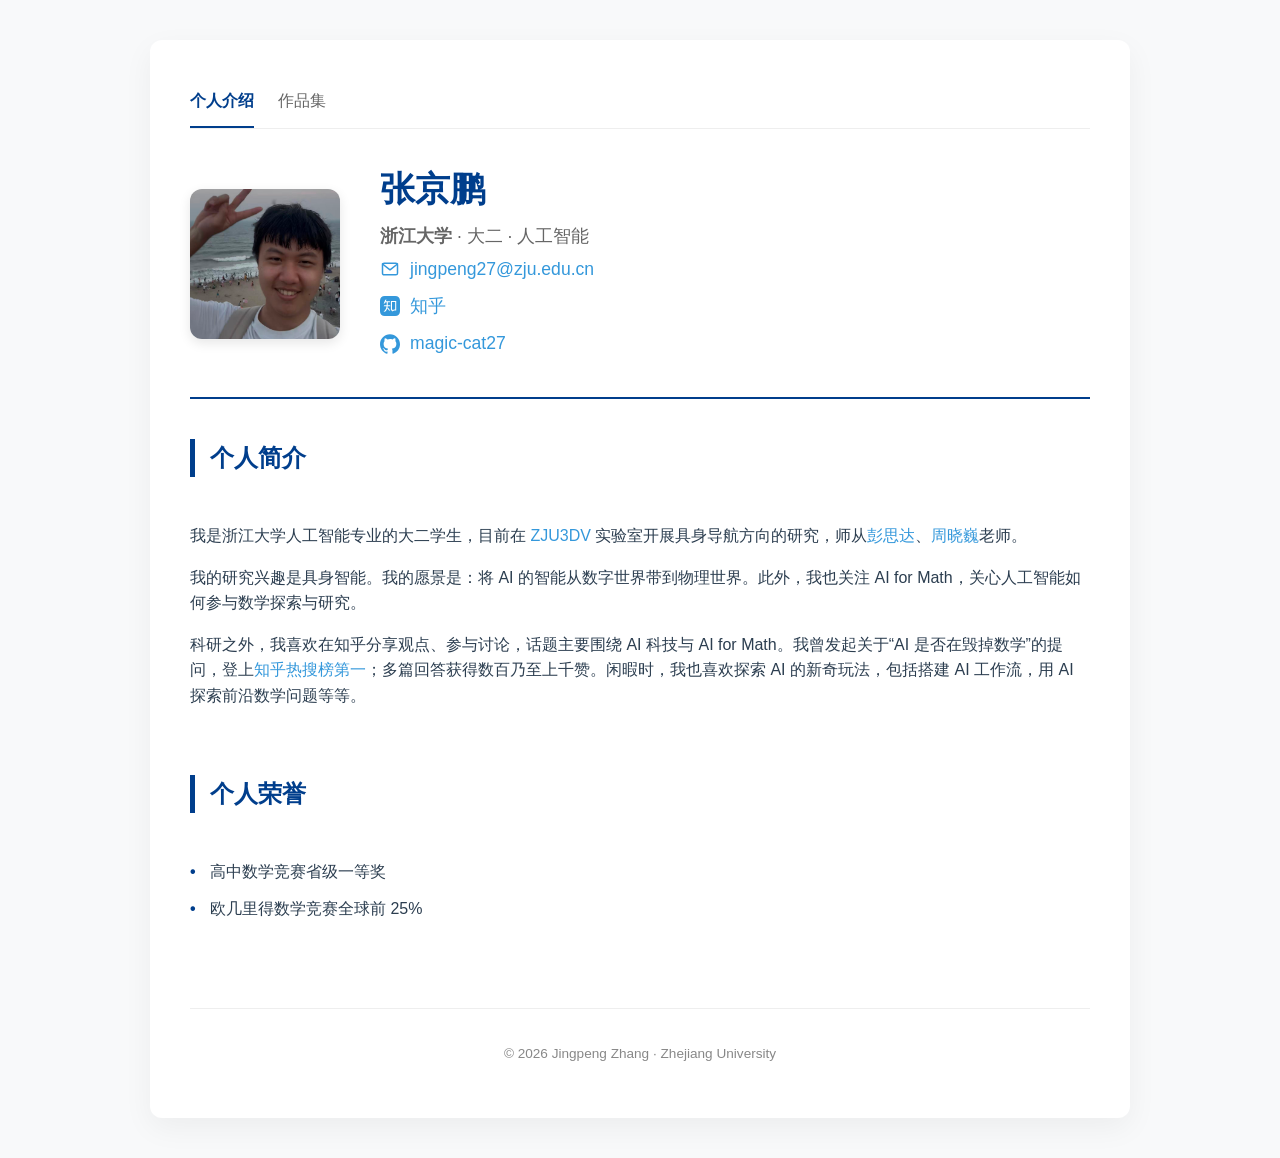
<file: index.html>
<!DOCTYPE html>
<html lang="zh-CN">
<head>
    <meta charset="UTF-8">
    <meta name="viewport" content="width=device-width, initial-scale=1.0">
    <title>Jingpeng Zhang | Zhejiang University</title>
    <link rel="stylesheet" href="assets/css/styles.css">
</head>
<body>

<div class="container">
    <nav class="site-nav" aria-label="主导航">
        <a href="index.html" aria-current="page">个人介绍</a>
        <a href="pages/portfolio.html">作品集</a>
    </nav>
    <header>
        <img src="assets/images/avatar.jpg" alt="张京鹏" class="avatar">
        <div class="header-info">
            <h1>张京鹏</h1>
            <p><strong>浙江大学</strong> · 大二 · 人工智能</p>
            <p><a class="contact-link" href="mailto:jingpeng27@zju.edu.cn" aria-label="邮箱：jingpeng27@zju.edu.cn"><svg class="contact-icon" viewBox="0 0 24 24" fill="none" stroke="currentColor" stroke-width="1.8" stroke-linecap="round" stroke-linejoin="round" aria-hidden="true"><rect x="3" y="5" width="18" height="14" rx="2"/><path d="m3 6 9 7 9-7"/></svg><span>jingpeng27@zju.edu.cn</span></a></p>
            <p><a class="contact-link" href="https://www.zhihu.com/people/71-24-80-83-92" aria-label="张京鹏的知乎主页"><svg class="contact-icon" aria-hidden="true" fill="currentColor" viewBox="0 0 24 24" xmlns="http://www.w3.org/2000/svg"><path d="M5.721 0C2.251 0 0 2.25 0 5.719V18.28C0 21.751 2.252 24 5.721 24h12.56C21.751 24 24 21.75 24 18.281V5.72C24 2.249 21.75 0 18.281 0zm1.964 4.078c-.271.73-.5 1.434-.68 2.11h4.587c.545-.006.445 1.168.445 1.171H9.384a58.104 58.104 0 01-.112 3.797h2.712c.388.023.393 1.251.393 1.266H9.183a9.223 9.223 0 01-.408 2.102l.757-.604c.452.456 1.512 1.712 1.906 2.177.473.681.063 2.081.063 2.081l-2.794-3.382c-.653 2.518-1.845 3.607-1.845 3.607-.523.468-1.58.82-2.64.516 2.218-1.73 3.44-3.917 3.667-6.497H4.491c0-.015.197-1.243.806-1.266h2.71c.024-.32.086-3.254.086-3.797H6.598c-.136.406-.158.447-.268.753-.594 1.095-1.603 1.122-1.907 1.155.906-1.821 1.416-3.6 1.591-4.064.425-1.124 1.671-1.125 1.671-1.125zM13.078 6h6.377v11.33h-2.573l-2.184 1.373-.401-1.373h-1.219zm1.313 1.219v8.86h.623l.263.937 1.455-.938h1.456v-8.86z"/></svg><span>知乎</span></a></p>
            <p><a class="contact-link" href="https://github.com/magic-cat27" aria-label="GitHub：magic-cat27"><svg class="contact-icon" viewBox="0 0 24 24" fill="currentColor" aria-hidden="true"><path d="M12 .297C5.37.297 0 5.67 0 12.297c0 5.303 3.438 9.8 8.205 11.385.6.113.82-.258.82-.577 0-.285-.01-1.04-.015-2.04-3.338.724-4.043-1.61-4.043-1.61-.546-1.387-1.333-1.756-1.333-1.756-1.09-.745.083-.729.083-.729 1.205.084 1.838 1.237 1.838 1.237 1.07 1.835 2.809 1.305 3.495.998.108-.776.418-1.305.762-1.605-2.665-.3-5.466-1.332-5.466-5.93 0-1.31.465-2.38 1.235-3.22-.135-.303-.54-1.523.105-3.176 0 0 1.005-.322 3.3 1.23a11.5 11.5 0 0 1 3-.405c1.02.005 2.045.138 3 .405 2.28-1.552 3.285-1.23 3.285-1.23.645 1.653.24 2.873.12 3.176.765.84 1.23 1.91 1.23 3.22 0 4.61-2.805 5.625-5.475 5.92.42.36.81 1.096.81 2.22 0 1.606-.015 2.896-.015 3.286 0 .315.21.69.825.57C20.565 22.092 24 17.592 24 12.297c0-6.627-5.373-12-12-12"/></svg><span>magic-cat27</span></a></p>
        </div>
    </header>

    <section id="about">
        <h2>个人简介</h2>
        <div class="card">
            <p>我是浙江大学人工智能专业的大二学生，目前在 <a href="https://github.com/zju3dv" target="_blank" rel="noopener noreferrer">ZJU3DV</a> 实验室开展具身导航方向的研究，师从<a href="https://pengsida.net/" target="_blank" rel="noopener noreferrer">彭思达</a>、<a href="https://www.xzhou.me/" target="_blank" rel="noopener noreferrer">周晓巍</a>老师。</p>
            <p>我的研究兴趣是具身智能。我的愿景是：将 AI 的智能从数字世界带到物理世界。此外，我也关注 AI for Math，关心人工智能如何参与数学探索与研究。</p>
            <p>科研之外，我喜欢在知乎分享观点、参与讨论，话题主要围绕 AI 科技与 AI for Math。我曾发起关于“AI 是否在毁掉数学”的提问，登上<a href="pages/zhihu.html">知乎热搜榜第一</a>；多篇回答获得数百乃至上千赞。闲暇时，我也喜欢探索 AI 的新奇玩法，包括搭建 AI 工作流，用 AI 探索前沿数学问题等等。</p>
        </div>
    </section>

    <section>
        <h2>个人荣誉</h2>
        <div class="card">
            <ul>
                <li>高中数学竞赛省级一等奖</li>
                <li>欧几里得数学竞赛全球前 25%</li>
            </ul>
        </div>
    </section>

    <footer>
        <p>© 2026 Jingpeng Zhang · Zhejiang University</p>
    </footer>
</div>

</body>
</html>
</file>
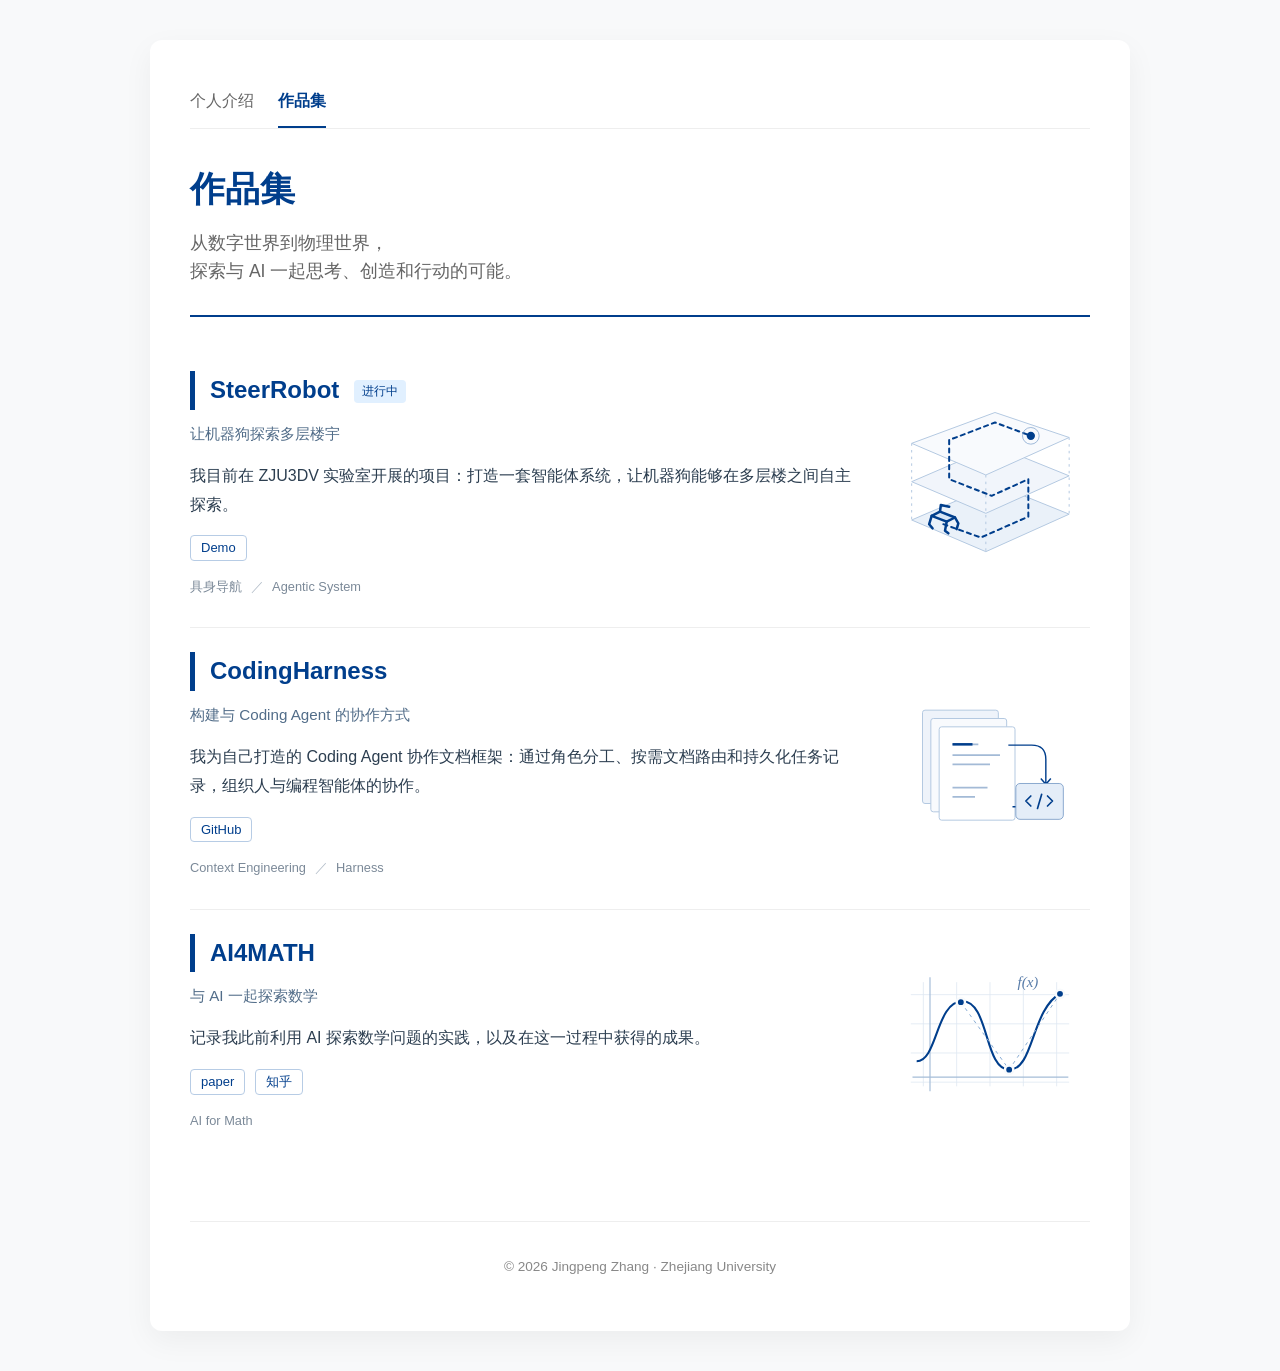
<file: pages/portfolio.html>
<!DOCTYPE html>
<html lang="zh-CN">
<head>
    <meta charset="UTF-8">
    <meta name="viewport" content="width=device-width, initial-scale=1.0">
    <meta name="description" content="张京鹏的作品集：SteerRobot、CodingHarness 与 AI4MATH。">
    <title>作品集 | 张京鹏</title>
    <link rel="stylesheet" href="../assets/css/styles.css">
    <link rel="stylesheet" href="../assets/css/portfolio.css">
</head>
<body>
    <div class="container">
        <nav class="site-nav" aria-label="主导航">
            <a href="../index.html">个人介绍</a>
            <a href="portfolio.html" aria-current="page">作品集</a>
        </nav>
        <main>
            <div class="intro">
                <h1>作品集</h1>
                <p class="intro-text">从数字世界到物理世界，<br>探索与 AI 一起思考、创造和行动的可能。</p>
            </div>
            <div class="projects">
                <article class="project" id="steerrobot" aria-labelledby="steerrobot-title">
                    <div class="project-body">
                        <div class="project-copy">
                            <h2 id="steerrobot-title">SteerRobot <span class="project-status">进行中</span></h2>
                            <p class="subtitle">让机器狗探索多层楼宇</p>
                            <p class="description">我目前在 ZJU3DV 实验室开展的项目：打造一套智能体系统，让机器狗能够在多层楼之间自主探索。</p>
                            <p class="project-actions"><a class="demo-link" href="steerrobot.html">Demo</a></p>
                            <p class="topic">具身导航 <span>／</span> Agentic System</p>
                        </div>
                        <svg class="illustration" viewBox="0 0 240 190" fill="none" aria-hidden="true">
                            <g stroke="#b4c9e1" stroke-width="1.2" stroke-linejoin="round">
                                <path d="m26 138 100-43 89 36-100 45z" fill="#eaf1f9"/>
                                <path d="m26 92 100-43 89 36-100 45z" fill="#f1f5fb"/>
                                <path d="m26 46 100-37 89 30-100 45z" fill="#f8fafd"/>
                                <path d="M26 46v92M215 39v92M115 84v92" stroke-dasharray="3 5"/>
                            </g>
                            <path d="m64 143 45 16 57-25v-45l-44 20-51-20V42l55-21 43 16" stroke="#003e8c" stroke-width="2.4" stroke-linecap="round" stroke-linejoin="round" stroke-dasharray="5 5"/>
                            <circle cx="169" cy="37" r="5" fill="#003e8c"/><circle cx="169" cy="37" r="10" stroke="#8eaed3"/>
                            <g stroke="#003e8c" stroke-width="3" stroke-linecap="round" stroke-linejoin="round">
                                <path d="m50 133 18 7 10-5-18-7z" fill="#d8e6f6"/><path d="m50 133-3 10 4 5m17-8-2 11 4 3m8-19 4 7-2 7m-20-21 1-8 10 2"/>
                            </g>
                        </svg>
                    </div>
                </article>
                <article class="project" id="codingharness" aria-labelledby="codingharness-title">
                    <div class="project-body">
                        <div class="project-copy">
                            <h2 id="codingharness-title">CodingHarness</h2>
                            <p class="subtitle">构建与 Coding Agent 的协作方式</p>
                            <p class="description">我为自己打造的 Coding Agent 协作文档框架：通过角色分工、按需文档路由和持久化任务记录，组织人与编程智能体的协作。</p>
                            <p class="project-actions"><a class="demo-link" href="https://github.com/magic-cat27/CodingHarness" target="_blank" rel="noopener noreferrer">GitHub</a></p>
                            <p class="topic">Context Engineering <span>／</span> Harness</p>
                        </div>
                        <svg class="illustration" viewBox="0 0 240 190" fill="none" aria-hidden="true">
                            <g stroke="#b4c9e1" stroke-width="1.2"><rect x="39" y="29" width="91" height="112" rx="3" fill="#eef3fa"/><rect x="49" y="39" width="91" height="112" rx="3" fill="#f8fafd"/><rect x="59" y="49" width="91" height="112" rx="3" fill="white"/></g>
                            <path d="M75 70h31M75 83h57M75 94h45M75 122h42M75 133h27" stroke="#a3bad6" stroke-width="2"/>
                            <path d="M75 70h24" stroke="#003e8c" stroke-width="3"/>
                            <path d="M142 71h28q17 0 17 17v30m-6-7 6 7 6-7M177 145h-30" stroke="#003e8c" stroke-width="1.7"/>
                            <rect x="151" y="117" width="57" height="43" rx="5" fill="#e4edf8" stroke="#779ac6"/>
                            <path d="m169 132-6 6 6 6m20-12 6 6-6 6m-7-14-5 17" stroke="#003e8c" stroke-width="2" stroke-linecap="round" stroke-linejoin="round"/>
                        </svg>
                    </div>
                </article>
                <article class="project" id="ai4math" aria-labelledby="ai4math-title">
                    <div class="project-body">
                        <div class="project-copy">
                            <h2 id="ai4math-title">AI4MATH</h2>
                            <p class="subtitle">与 AI 一起探索数学</p>
                            <p class="description">记录我此前利用 AI 探索数学问题的实践，以及在这一过程中获得的成果。</p>
                            <p class="project-actions">
                                <a class="demo-link" href="../assets/papers/ai4math/continuous_complete_graphs.pdf" target="_blank" rel="noopener noreferrer">paper</a>
                                <a class="demo-link" href="https://zhuanlan.zhihu.com/p/2076769056091288953" target="_blank" rel="noopener noreferrer">知乎</a>
                            </p>
                            <p class="topic">AI for Math</p>
                        </div>
                        <svg class="illustration" viewBox="0 0 240 190" fill="none" aria-hidden="true">
                            <g stroke="#e0e8f2" stroke-width="1"><path d="M40 35v125m40-125v125m40-125v125m40-125v125m40-125v125M25 50h190M25 85h190M25 120h190M25 155h190"/></g>
                            <path d="M27 149h187M48 166V29" stroke="#a5bdd8" stroke-width="1.4"/>
                            <path d="M32 130c25 0 23-72 55-72s26 82 56 82 26-72 62-92" stroke="#003e8c" stroke-width="2.5"/>
                            <path d="m85 59 58 81 61-91" stroke="#87abd3" stroke-width="1.2" stroke-dasharray="4 5"/>
                            <g fill="#003e8c" stroke="#f8fafc" stroke-width="3"><circle cx="85" cy="59" r="5"/><circle cx="143" cy="140" r="5"/><circle cx="204" cy="49" r="5"/></g>
                            <text x="153" y="41" fill="#587ca9" font-family="Georgia, serif" font-style="italic" font-size="18">f(x)</text>
                        </svg>
                    </div>
                </article>
            </div>
        </main>
        <footer><p>© 2026 Jingpeng Zhang · Zhejiang University</p></footer>
    </div>
</body>
</html>
</file>
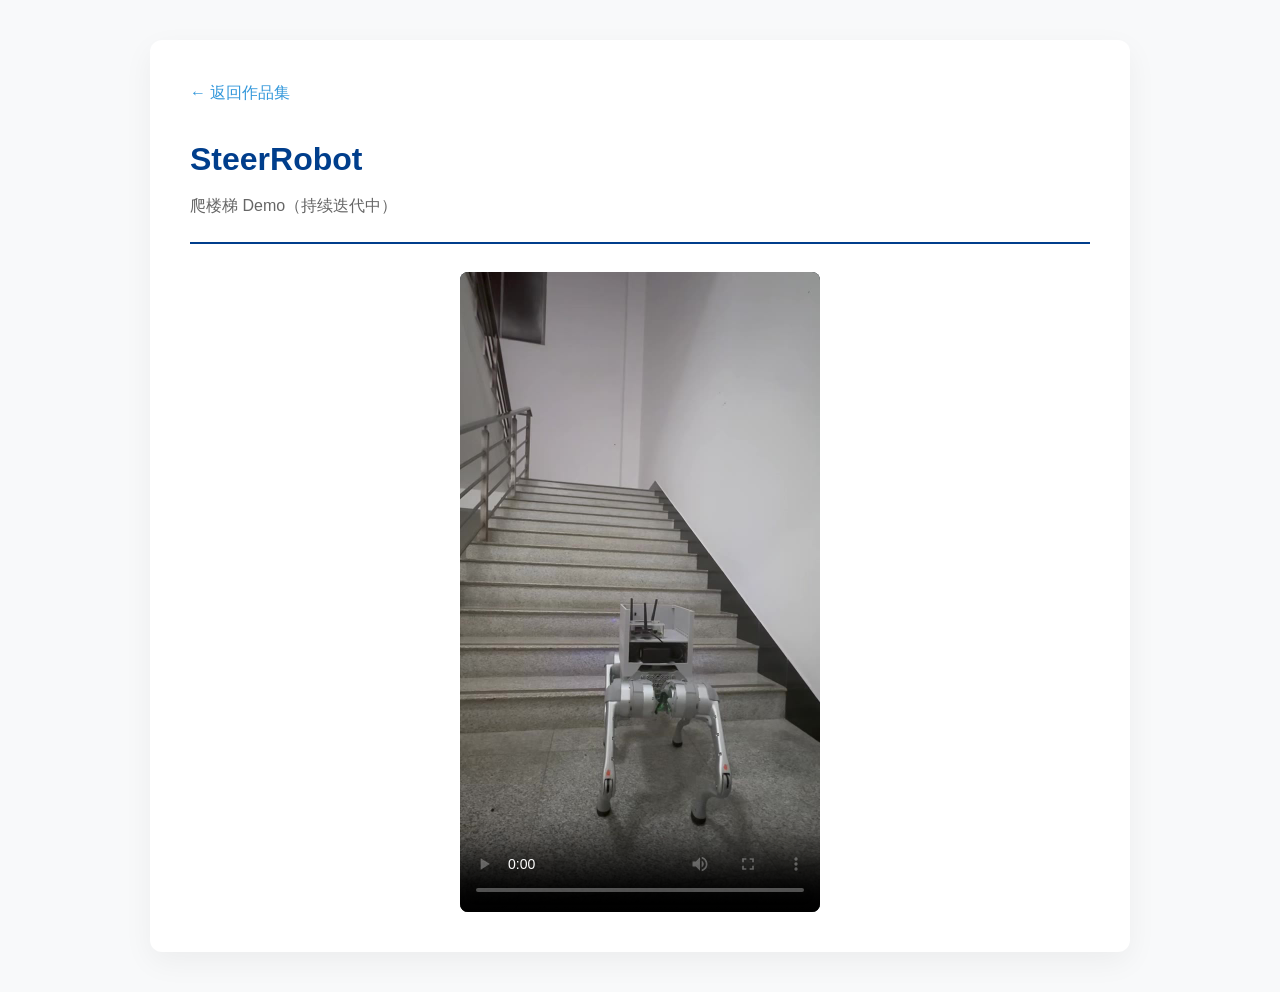
<file: pages/steerrobot.html>
<!DOCTYPE html>
<html lang="zh-CN">
<head>
    <meta charset="UTF-8">
    <meta name="viewport" content="width=device-width, initial-scale=1.0">
    <title>SteerRobot · 爬楼梯 Demo | 张京鹏</title>
    <link rel="stylesheet" href="../assets/css/styles.css">
    <link rel="stylesheet" href="../assets/css/steerrobot.css">
</head>
<body>
    <main class="container">
        <nav aria-label="返回导航"><a href="portfolio.html#steerrobot">← 返回作品集</a></nav>
        <div class="demo-heading">
            <h1>SteerRobot</h1>
            <p id="demo-title">爬楼梯 Demo（持续迭代中）</p>
        </div>
        <video controls playsinline preload="metadata" poster="../assets/images/steerrobot/demo-poster.jpg" aria-labelledby="demo-title">
            <source src="../assets/videos/steerrobot/demo-web.mp4" type="video/mp4">
            你的浏览器暂不支持视频播放，可以<a href="../assets/videos/steerrobot/demo.mp4">下载视频</a>观看。
        </video>
    </main>
</body>
</html>
</file>
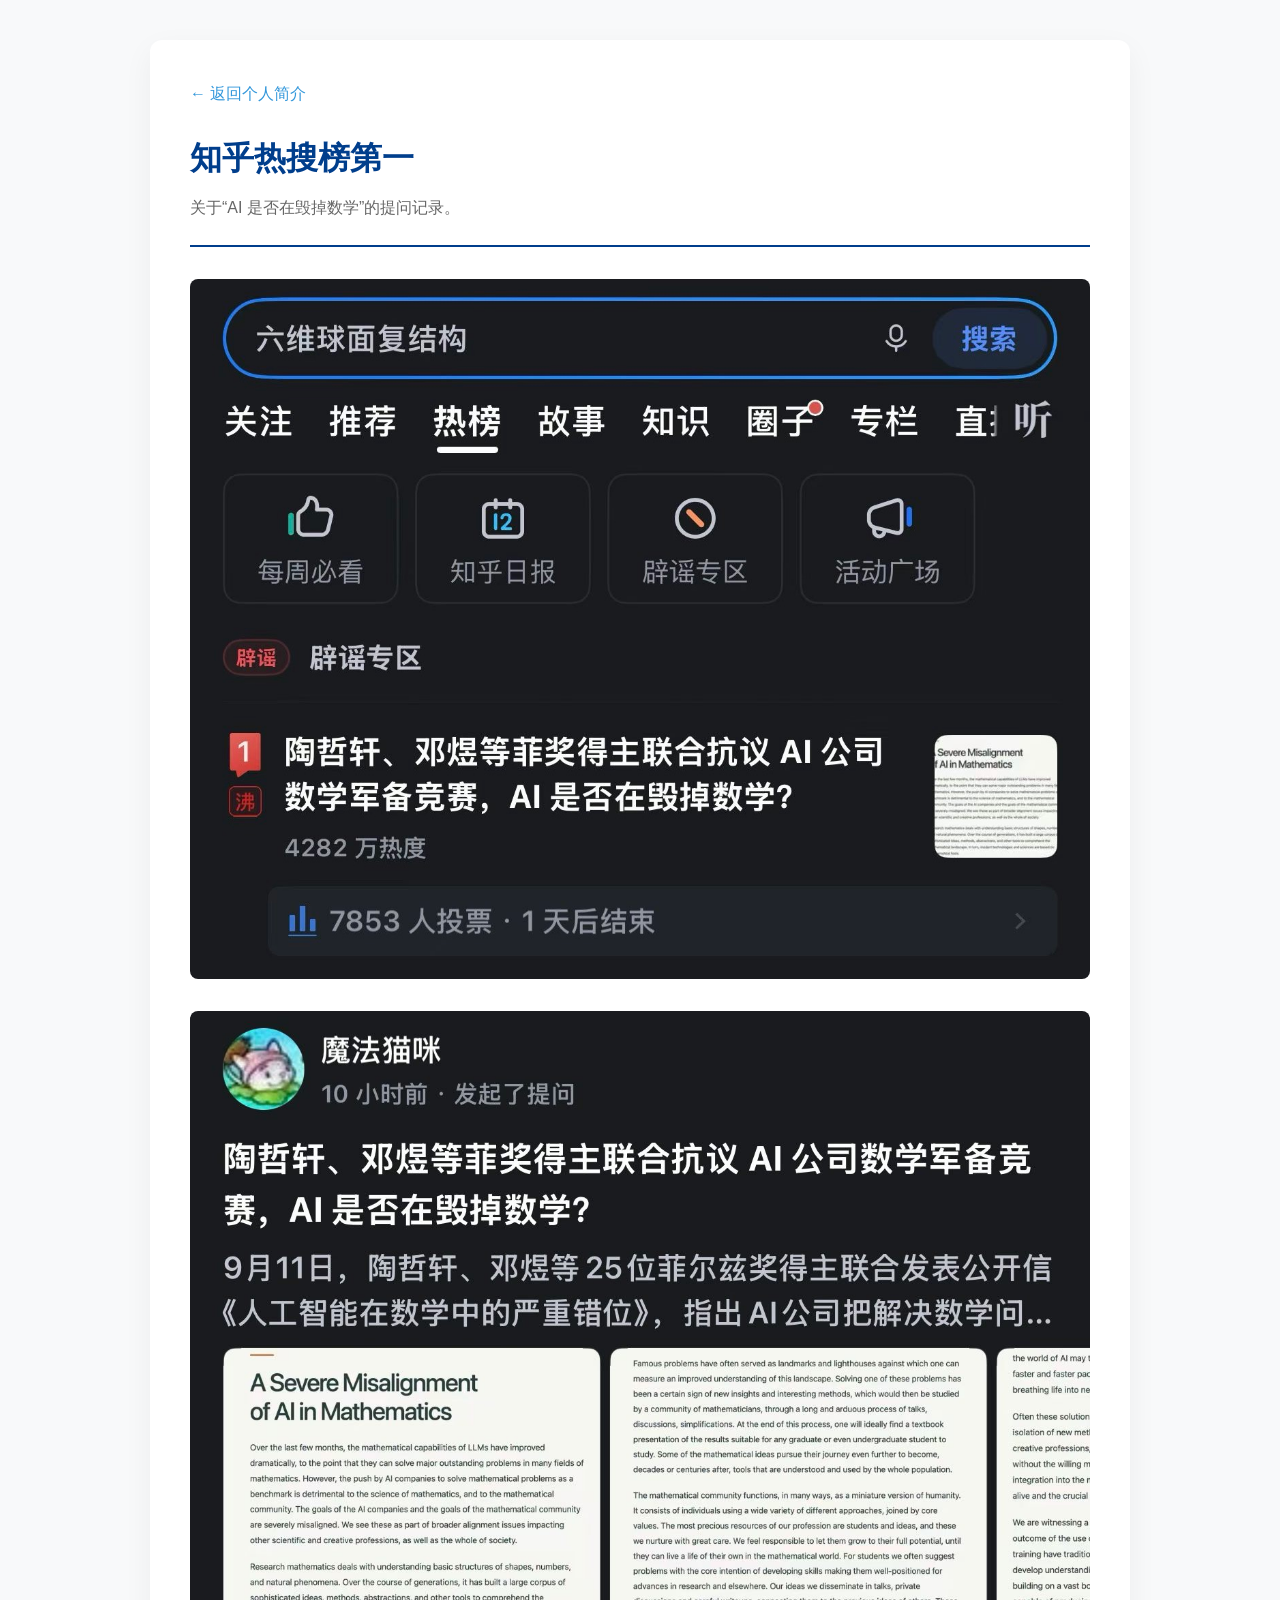
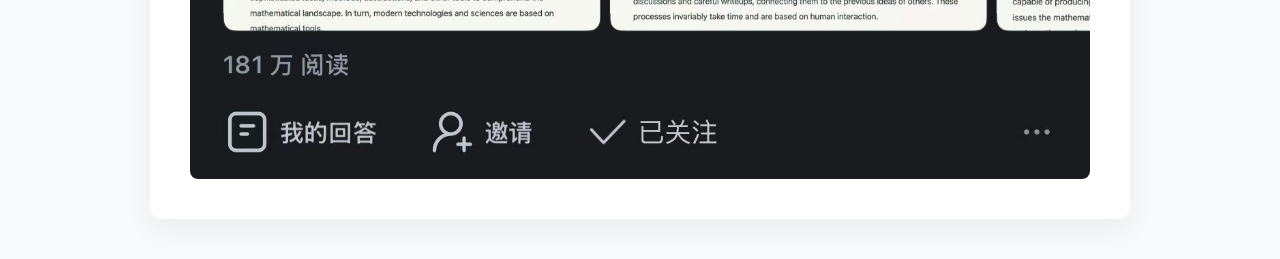
<file: pages/zhihu.html>
<!DOCTYPE html>
<html lang="zh-CN">
<head>
    <meta charset="UTF-8">
    <meta name="viewport" content="width=device-width, initial-scale=1.0">
    <title>知乎热搜榜第一 | 张京鹏</title>
    <link rel="stylesheet" href="../assets/css/zhihu.css">
</head>
<body>
    <main>
        <header>
            <nav aria-label="返回导航"><a href="../index.html#about">← 返回个人简介</a></nav>
            <h1>知乎热搜榜第一</h1>
            <p>关于“AI 是否在毁掉数学”的提问记录。</p>
        </header>
        <figure>
            <a href="../assets/images/zhihu/zhihu1.jpg" target="_blank" rel="noopener noreferrer" aria-label="查看知乎热榜截图原图">
                <img src="../assets/images/zhihu/zhihu1.jpg" alt="知乎热榜截图：关于 AI 是否在毁掉数学的提问位列第一，显示 482 万热度" width="1320" height="1027">
            </a>
        </figure>
        <figure>
            <a href="../assets/images/zhihu/zhihu2.jpg" target="_blank" rel="noopener noreferrer" aria-label="查看提问记录截图原图">
                <img src="../assets/images/zhihu/zhihu2.jpg" alt="知乎提问记录截图：账号魔法猫咪发起了该提问，页面显示 181 万阅读" width="1320" height="1126" loading="lazy">
            </a>
        </figure>
    </main>
</body>
</html>
</file>
<file: assets/css/styles.css>
:root {
    --zju-blue: #003e8c; /* 浙大标准蓝 */
    --bg-gray: #f8f9fa;
    --text-main: #2c3e50;
    --accent: #3498db;
}

body {
    font-family: 'Inter', -apple-system, BlinkMacSystemFont, "Segoe UI", Roboto, sans-serif;
    background-color: var(--bg-gray);
    color: var(--text-main);
    line-height: 1.6;
    margin: 0;
    padding: 0;
}

.container {
    max-width: 900px;
    margin: 40px auto;
    background: white;
    padding: 40px;
    box-shadow: 0 10px 30px rgba(0,0,0,0.05);
    border-radius: 12px;
}

/* 头部设计 */
header {
    display: flex;
    align-items: center;
    border-bottom: 2px solid var(--zju-blue);
    padding-bottom: 30px;
    margin-bottom: 30px;
}

.avatar {
    width: 150px;
    height: 150px;
    border-radius: 12px; /* 方圆风格，更具现代学术感 */
    object-fit: cover;
    margin-right: 40px;
    box-shadow: 0 4px 12px rgba(0,0,0,0.1);
}

.header-info h1 {
    margin: 0;
    font-size: 2.2em;
    color: var(--zju-blue);
}

.header-info p {
    margin: 5px 0;
    font-size: 1.1em;
    color: #666;
}

/* 章节标题 */
h2 {
    color: var(--zju-blue);
    border-left: 5px solid var(--zju-blue);
    padding-left: 15px;
    margin-top: 40px;
    font-size: 1.5em;
}

h3 {
    color: #444;
    font-size: 1.1em;
    margin-bottom: 15px;
    padding-bottom: 5px;
    border-bottom: 1px solid #eee;
}

/* 内容板块 */
.card {
    background: #fff;
    padding: 10px 0;
}

ul {
    list-style: none;
    padding: 0;
}

li {
    margin-bottom: 12px;
    padding-left: 20px;
    position: relative;
}

li::before {
    content: "•";
    color: var(--zju-blue);
    position: absolute;
    left: 0;
    font-weight: bold;
}

/* 链接样式 */
a {
    color: var(--accent);
    text-decoration: none;
    transition: 0.3s;
}

a:hover {
    color: var(--zju-blue);
    text-decoration: underline;
}

/* 项目与作品列表 */
.item-row {
    display: flex;
    justify-content: space-between;
    align-items: flex-start;
    margin-bottom: 15px;
}

.tag {
    font-size: 0.75em;
    background: #e1f0ff;
    color: var(--zju-blue);
    padding: 2px 8px;
    border-radius: 4px;
    margin-right: 10px;
    text-transform: uppercase;
    letter-spacing: 0.5px;
}

footer {
    text-align: center;
    margin-top: 60px;
    padding-top: 20px;
    border-top: 1px solid #eee;
    font-size: 0.85em;
    color: #888;
}

/* 响应式适配 */
@media (max-width: 600px) {
    header { flex-direction: column; text-align: center; }
    .avatar { margin-right: 0; margin-bottom: 20px; }
    .container { padding: 20px; margin: 10px; }
}

.contact-link { display: inline-flex; align-items: center; gap: 10px; }
.contact-icon { width: 20px; height: 20px; flex-shrink: 0; }
.site-nav { display: flex; gap: 24px; margin-bottom: 32px; border-bottom: 1px solid #eee; }
.site-nav a { padding: 8px 0 12px; color: #666; border-bottom: 2px solid transparent; }
.site-nav a[aria-current="page"] { color: var(--zju-blue); border-bottom-color: var(--zju-blue); font-weight: 600; }
a:focus-visible { outline: 2px solid var(--zju-blue); outline-offset: 4px; }
</file>
<file: assets/css/portfolio.css>
.intro {
    border-bottom: 2px solid var(--zju-blue);
    padding-bottom: 30px;
    margin-bottom: 30px;
}
.intro h1 { margin: 0; font-size: 2.2em; color: var(--zju-blue); }
.intro-text { margin: 12px 0 0; color: #666; font-size: 1.1em; }
.project { padding: 24px 0 30px; border-bottom: 1px solid #eee; }
.project:last-child { border-bottom: 0; }
.project-body { display: grid; grid-template-columns: minmax(0, 1fr) 200px; align-items: center; gap: 32px; }
.project h2 { margin: 0 0 12px; }
.project-status { display: inline-block; vertical-align: middle; margin-left: 8px; padding: 2px 8px; border-radius: 4px; background: #e1f0ff; color: var(--zju-blue); font-size: 12px; font-weight: 400; white-space: nowrap; }
.subtitle { margin: 0; color: #526d89; font-size: 0.95em; }
.description { margin: 16px 0; line-height: 1.8; }
.topic { margin: 0; color: #7b8998; font-size: 0.8em; }
.topic span { margin: 0 5px; color: #b0bbc7; }
.illustration { display: block; width: 100%; height: auto; }
@media (max-width: 600px) {
    .project-body { grid-template-columns: minmax(0, 1fr); gap: 16px; }
    .illustration { width: 150px; justify-self: center; }
    .intro-text { font-size: 1em; }
}

.demo-link { display: inline-block; padding: 2px 10px; border: 1px solid #b7cce5; border-radius: 4px; color: var(--zju-blue); font-size: 13px; font-weight: 500; line-height: 1.5; }
.demo-link:hover { color: var(--zju-blue); background: #f0f6fd; border-color: var(--zju-blue); text-decoration: none; }

.project-actions { display: flex; flex-wrap: wrap; gap: 10px; margin: 0 0 16px; }
</file>
<file: assets/css/steerrobot.css>
h1 { margin: 28px 0 8px; color: var(--zju-blue); font-size: 2em; }
        .demo-heading { padding-bottom: 24px; border-bottom: 2px solid var(--zju-blue); }
        .demo-heading p { margin: 0; color: #666; }
        video { display: block; width: 100%; max-width: 360px; aspect-ratio: 9 / 16; height: auto; margin: 28px auto 0; border-radius: 8px; background: #101820; }
</file>
<file: assets/css/zhihu.css>
* { box-sizing: border-box; }
        body {
            margin: 0;
            background: #f8f9fa;
            color: #2c3e50;
            font-family: -apple-system, BlinkMacSystemFont, "Segoe UI", "PingFang SC", "Microsoft YaHei", sans-serif;
            line-height: 1.7;
        }
        main {
            max-width: 980px;
            margin: 40px auto;
            padding: 40px;
            background: white;
            border-radius: 12px;
            box-shadow: 0 10px 30px rgba(0,0,0,0.05);
        }
        a { color: #3498db; text-decoration: none; }
        a:hover { color: #003e8c; text-decoration: underline; }
        a:focus-visible { outline: 2px solid #003e8c; outline-offset: 5px; }
        header { border-bottom: 2px solid #003e8c; padding-bottom: 24px; }
        h1 { color: #003e8c; font-size: 2rem; margin: 24px 0 8px; }
        header p { margin: 0; color: #666; }
        figure { margin: 32px 0 0; }
        figure a { display: block; }
        img { display: block; width: 100%; height: auto; border-radius: 8px; }
        @media (max-width: 600px) {
            main { margin: 10px; padding: 20px; }
            h1 { font-size: 1.6rem; }
        }
</file>
